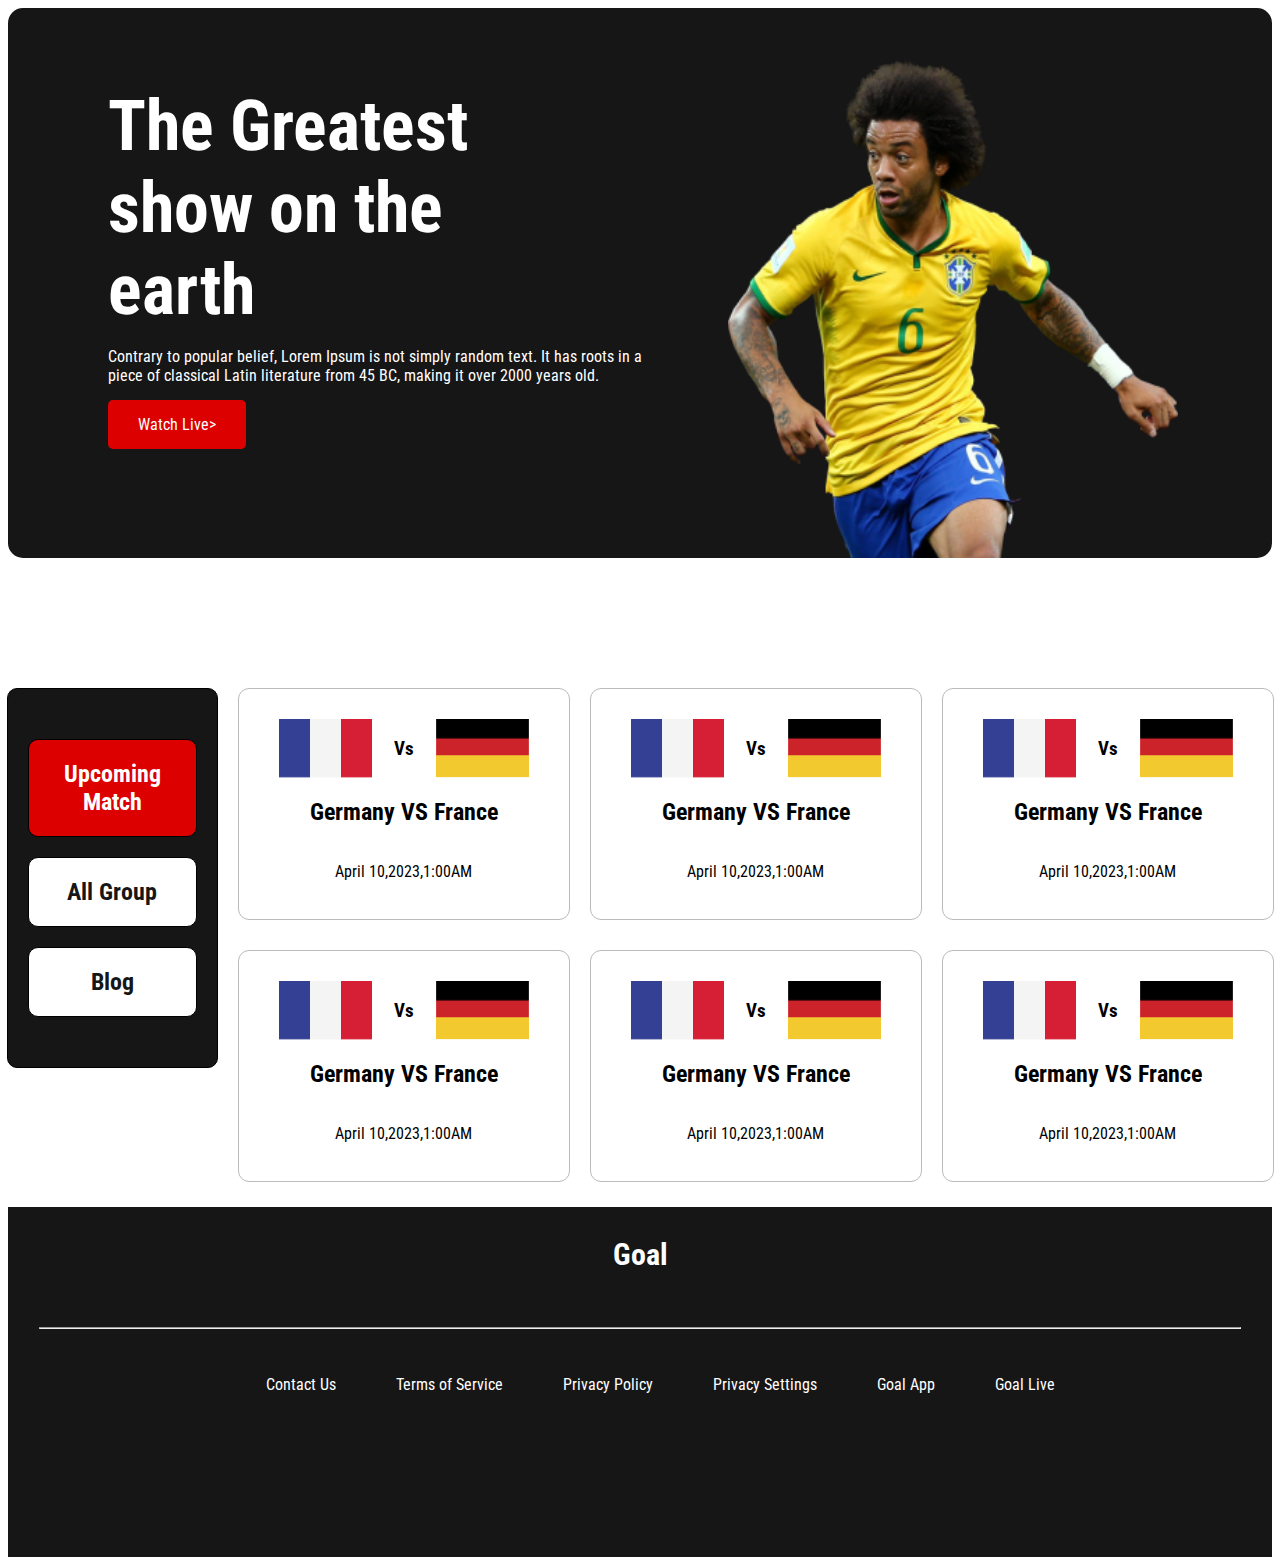
<file: other-part.html>
<!DOCTYPE html>
<html lang="en">
<head>
    <meta charset="UTF-8">
    <meta http-equiv="X-UA-Compatible" content="IE=edge">
    <meta name="viewport" content="width=device-width, initial-scale=1.0">
    <title>world-cup-two</title>
    <!-- css link -->
    <link rel="stylesheet" href="other.css">
    <!-- google font link  -->
    <link rel="preconnect" href="https://fonts.googleapis.com">
    <link rel="preconnect" href="https://fonts.gstatic.com" crossorigin>
    <link href="https://fonts.googleapis.com/css2?family=Inter&family=Poppins&family=Roboto&family=Roboto+Condensed&display=swap" rel="stylesheet">
</head>
<body>
    <section class="header">
        <div class="background">
            <div class="gratest-show">
                <h1>The Greatest <br>  show on the <br> earth</h1>
                <p class="show-font">Contrary to popular belief, Lorem Ipsum is not simply 
                    random text. It has roots in a piece of classical Latin literature from 45 BC, making it over 2000 years old.</p>
                    <a class="watch" href="#">Watch Live></a>
            </div>        
             <div class="player">
                 <img src="images/Banner Image.png" alt="">
             </div>
        </div>
    </section>

    <!-- first section end -->

    <section class="secound-section">
        <div class="first-blog">
         <div class="upcoming">
             
             <h2 class="upcoming-blog color">Upcoming Match</h2>
             <h2 class="upcoming-blog">All Group</h2>
             <h2 class="upcoming-blog">Blog</h2>
             
         </div>
        </div>

        <div class="blog">
            <article>
                <div class="flag">
                    <img class="france" src="images/Flag.png" alt="">
                    <h3>Vs</h3>
                    <img class="german" src="images/germany Flag.png" alt="">
                </div>
                <div class="time">
                    <h2>Germany VS France</h2>
                    <p>April 10,2023,1:00AM</p>
                </div>
            </article>
            <article>
                <div class="flag">
                    <img class="france" src="images/Flag.png" alt="">
                    <h3>Vs</h3>
                    <img class="german" src="images/germany Flag.png" alt="">
                </div>
                <div class="time">
                    <h2>Germany VS France</h2>
                    <p>April 10,2023,1:00AM</p>
                </div>
            </article>
            <article>
                <div class="flag">
                    <img class="france" src="images/Flag.png" alt="">
                    <h3>Vs</h3>
                    <img class="german" src="images/germany Flag.png" alt="">
                </div>
                <div class="time">
                    <h2>Germany VS France</h2>
                    <p>April 10,2023,1:00AM</p>
                </div>
            </article>
            <article>
                <div class="flag">
                    <img class="france" src="images/Flag.png" alt="">
                    <h3>Vs</h3>
                    <img class="german" src="images/germany Flag.png" alt="">
                </div>
                <div class="time">
                    <h2>Germany VS France</h2>
                    <p>April 10,2023,1:00AM</p>
                </div>
            </article>
            <article>
                <div class="flag">
                    <img class="france" src="images/Flag.png" alt="">
                    <h3>Vs</h3>
                    <img class="german" src="images/germany Flag.png" alt="">
                </div>
                <div class="time">
                    <h2>Germany VS France</h2>
                    <p>April 10,2023,1:00AM</p>
                </div>
            </article>
            <article>
                <div class="flag">
                    <img class="france" src="images/Flag.png" alt="">
                    <h3>Vs</h3>
                    <img class="german" src="images/germany Flag.png" alt="">
                </div>
                <div class="time">
                    <h2>Germany VS France</h2>
                    <p>April 10,2023,1:00AM</p>
                </div>
            </article>
        </div>
    </section>
    
    <!-- footer start -->

    <section class="last-section">
        <footer>
            <h2 class="goal">Goal</h2> <hr>
             <nav>
                 <ul>
                     <li>Contact Us </li>
                     <li>Terms of Service </li>
                     <li>Privacy Policy </li>
                     <li>Privacy Settings </li>
                     <li>Goal App </li>
                     <li>Goal Live</li>
                 </ul>
             </nav>
    </footer>
       </section>
</file>
<file: other.css>
/* heading part */
body{
    font-family: 'Inter', sans-serif;
    font-family: 'Poppins', sans-serif;
    font-family: 'Roboto', sans-serif;
    font-family: 'Roboto Condensed', sans-serif;
    }
    .header{
        display: flex;
        justify-content: center;
    }
    .background{
        display: flex;
        background-color: aqua;
        width: 1300px;
        height: 550px;
        background: #161616;
        border-radius: 15px;
       
    }
    .gratest-show{
        width: 550px;
        height: 400px;
        margin-left: 100px;
        margin-top: 30px;
    }
    h1{
        font-size: 70px;
        color: #FFFFFF;
        margin-bottom: 10px;
        font-weight: 600px;
    }
    .show-font{
        font-size: 16px;
        color: #FFFFFF;
        margin-bottom: 30px;
    }
    .watch{
        text-decoration: none;
        background: #DD0000;
        color: #FFFFFF;
        padding: 15px 30px;
        border-radius: 5px;
    
    }
    .player{
        margin-left: 70px;
        margin-top: 50px;
    }
    .player img{
        width: 450px;
        height: 500px;
    }
    
    
    /* blog part */
    
.secound-section{
    display: flex;
    justify-content: center;

}
.upcoming{
    border: 1px solid black;
    background-color: #161616;
    padding: 30px 20px;
    margin-top: 130px;
    border-radius: 10px;
}
.upcoming-blog{
    border: 1px solid black;
    padding: 20px 35px;
    text-align: center;
    background-color: #FFFFFF;
    border-radius: 10px;
    color: #161616;
}

.color{
    background-color: #DD0000;
    color: #FFFFFF;
}

.blog{
    display: grid;
    grid-template-columns: repeat(3,1fr);
    margin-top: 130px;
    grid-row-gap: 30px;
}
article{
    width: 300px;
    height: 200px;
    margin-left: 20px;
    border: 1px solid rgb(189, 186, 186);
    border-radius: 11px;
    padding: 15px;
}
.flag{
    display: flex;
    justify-content: center;
    margin-top: 15px;
}
.france{
    margin-right: 22px;
}
.time{
    display: flex;
    flex-direction: column;
    align-items: center;
}
.german{
    margin-left: 22px;
}



/* footer part  */

.last-section{
    background-color: #161616;
    height: 350px;
}
.goal{
    text-align: center;
    color: #FFFFFF;
    font-size: 30px;
    padding: 30px;
}
hr{
    color: rgb(60, 58, 58);
    width: 1200px;
}
ul{
    display: flex;
    justify-content: center;
}
nav ul li{
    list-style-type: none;
    padding: 30px;
    color: #FFFFFF;
}


/* media quaries */
/* phone quaries */

@media only screen and (max-width:688px) { 
    .header{
        display: flex;
        flex-direction: column;
        justify-content: center;
        align-items: center;
        width: 90%;
    }
    .secound-section{
        display: grid;
        grid-template-columns: repeat(1,1fr);
    }
    ul{
        display: flex;
        flex-direction: column;
    }
    
}

/* tablet view  */

@media only screen and (min-width:688px) and (max-width:992px) {
    .header{
        display: flex;
        flex-direction: column;
        justify-content: center;
        align-items: center;
        width: 100%;
    }
    .secound-section{
        display: grid;
        grid-template-columns: repeat(2,1fr);
    }
    ul{
        display: flex;
        flex-direction: column;
    }

}
</file>
